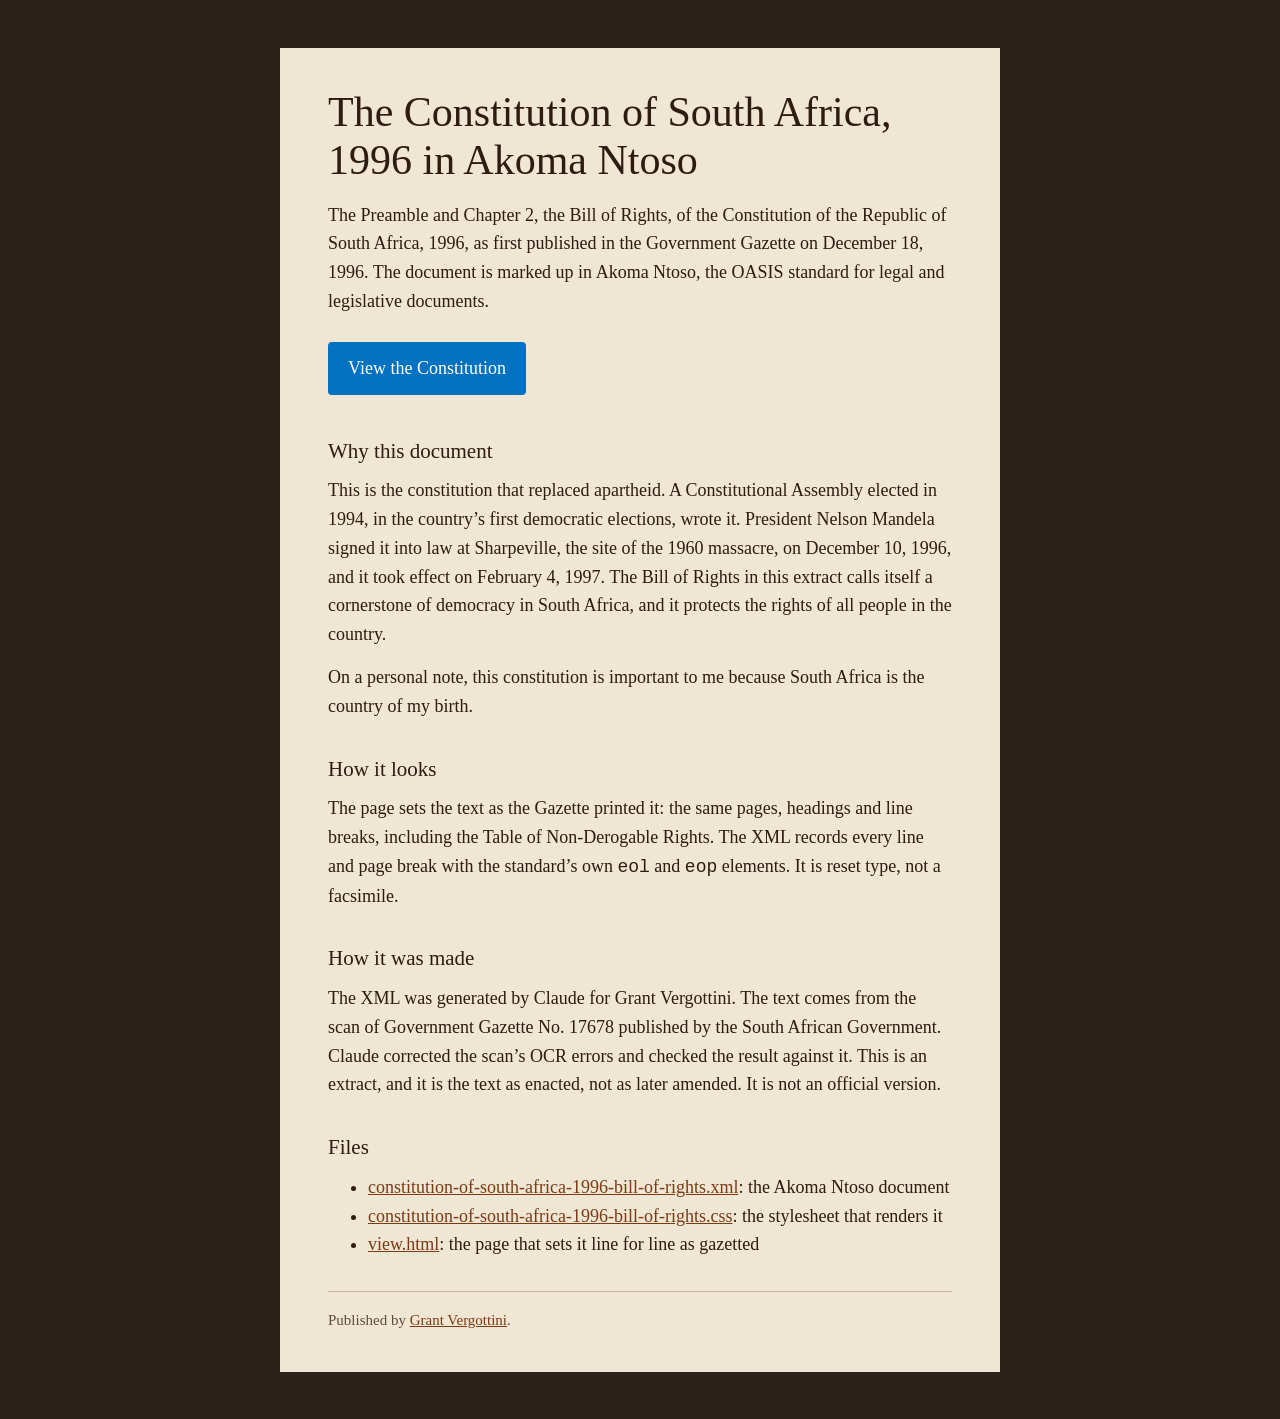
<file: index.html>
<!doctype html>
<html lang="en">
<head>
<meta charset="utf-8">
<meta name="viewport" content="width=device-width, initial-scale=1">
<title>The Constitution of South Africa, 1996 in Akoma Ntoso</title>
<meta name="description" content="The Preamble and Bill of Rights of the Constitution of South Africa, 1996, in Akoma Ntoso XML, set line for line as first gazetted.">
<style>
:root { --ground: #2a221b; --panel: #efe6d3; --ink: #2e1c10; --muted: #5c4c3a; --accent: #7a3b16; --blue: #0472C1; }
* { box-sizing: border-box; }
body { margin: 0; background: var(--ground); color: var(--ink); font: 18px/1.6 Georgia, "Times New Roman", serif; }
main { max-width: 720px; margin: 48px auto; padding: 40px clamp(20px, 5vw, 48px); background: var(--panel); }
h1 { font-size: clamp(30px, 6vw, 42px); line-height: 1.15; margin: 0 0 16px; font-weight: 400; }
h2 { font-size: 21px; margin: 32px 0 8px; font-weight: 400; }
p, ul { margin: 0 0 14px; }
a { color: var(--accent); }
.view { display: inline-block; margin: 12px 0 8px; padding: 12px 20px; background: var(--blue); color: #fff; text-decoration: none; border-radius: 4px; }
.view:hover, .view:focus-visible { background: #035fa2; }
footer { margin-top: 32px; padding-top: 16px; border-top: 1px solid #c9b998; color: var(--muted); font-size: 15px; }
</style>
</head>
<body>
<main>
  <h1>The Constitution of South Africa, 1996 in Akoma Ntoso</h1>
  <p>The Preamble and Chapter 2, the Bill of Rights, of the Constitution of the Republic of South Africa, 1996, as first published in the Government Gazette on December 18, 1996. The document is marked up in Akoma Ntoso, the OASIS standard for legal and legislative documents.</p>
  <a class="view" href="view.html">View the Constitution</a>
  <h2>Why this document</h2>
  <p>This is the constitution that replaced apartheid. A Constitutional Assembly elected in 1994, in the country&rsquo;s first democratic elections, wrote it. President Nelson Mandela signed it into law at Sharpeville, the site of the 1960 massacre, on December 10, 1996, and it took effect on February 4, 1997. The Bill of Rights in this extract calls itself a cornerstone of democracy in South Africa, and it protects the rights of all people in the country.</p>
  <p>On a personal note, this constitution is important to me because South Africa is the country of my birth.</p>
  <h2>How it looks</h2>
  <p>The page sets the text as the Gazette printed it: the same pages, headings and line breaks, including the Table of Non-Derogable Rights. The XML records every line and page break with the standard&rsquo;s own <code>eol</code> and <code>eop</code> elements. It is reset type, not a facsimile.</p>
  <h2>How it was made</h2>
  <p>The XML was generated by Claude for Grant Vergottini. The text comes from the scan of Government Gazette No. 17678 published by the South African Government. Claude corrected the scan&rsquo;s OCR errors and checked the result against it. This is an extract, and it is the text as enacted, not as later amended. It is not an official version.</p>
  <h2>Files</h2>
  <ul>
    <li><a href="constitution-of-south-africa-1996-bill-of-rights.xml">constitution-of-south-africa-1996-bill-of-rights.xml</a>: the Akoma Ntoso document</li>
    <li><a href="constitution-of-south-africa-1996-bill-of-rights.css">constitution-of-south-africa-1996-bill-of-rights.css</a>: the stylesheet that renders it</li>
    <li><a href="view.html">view.html</a>: the page that sets it line for line as gazetted</li>
  </ul>
  <footer>Published by <a href="https://grantvergottini.com/">Grant Vergottini</a>.</footer>
</main>
</body>
</html>
</file>
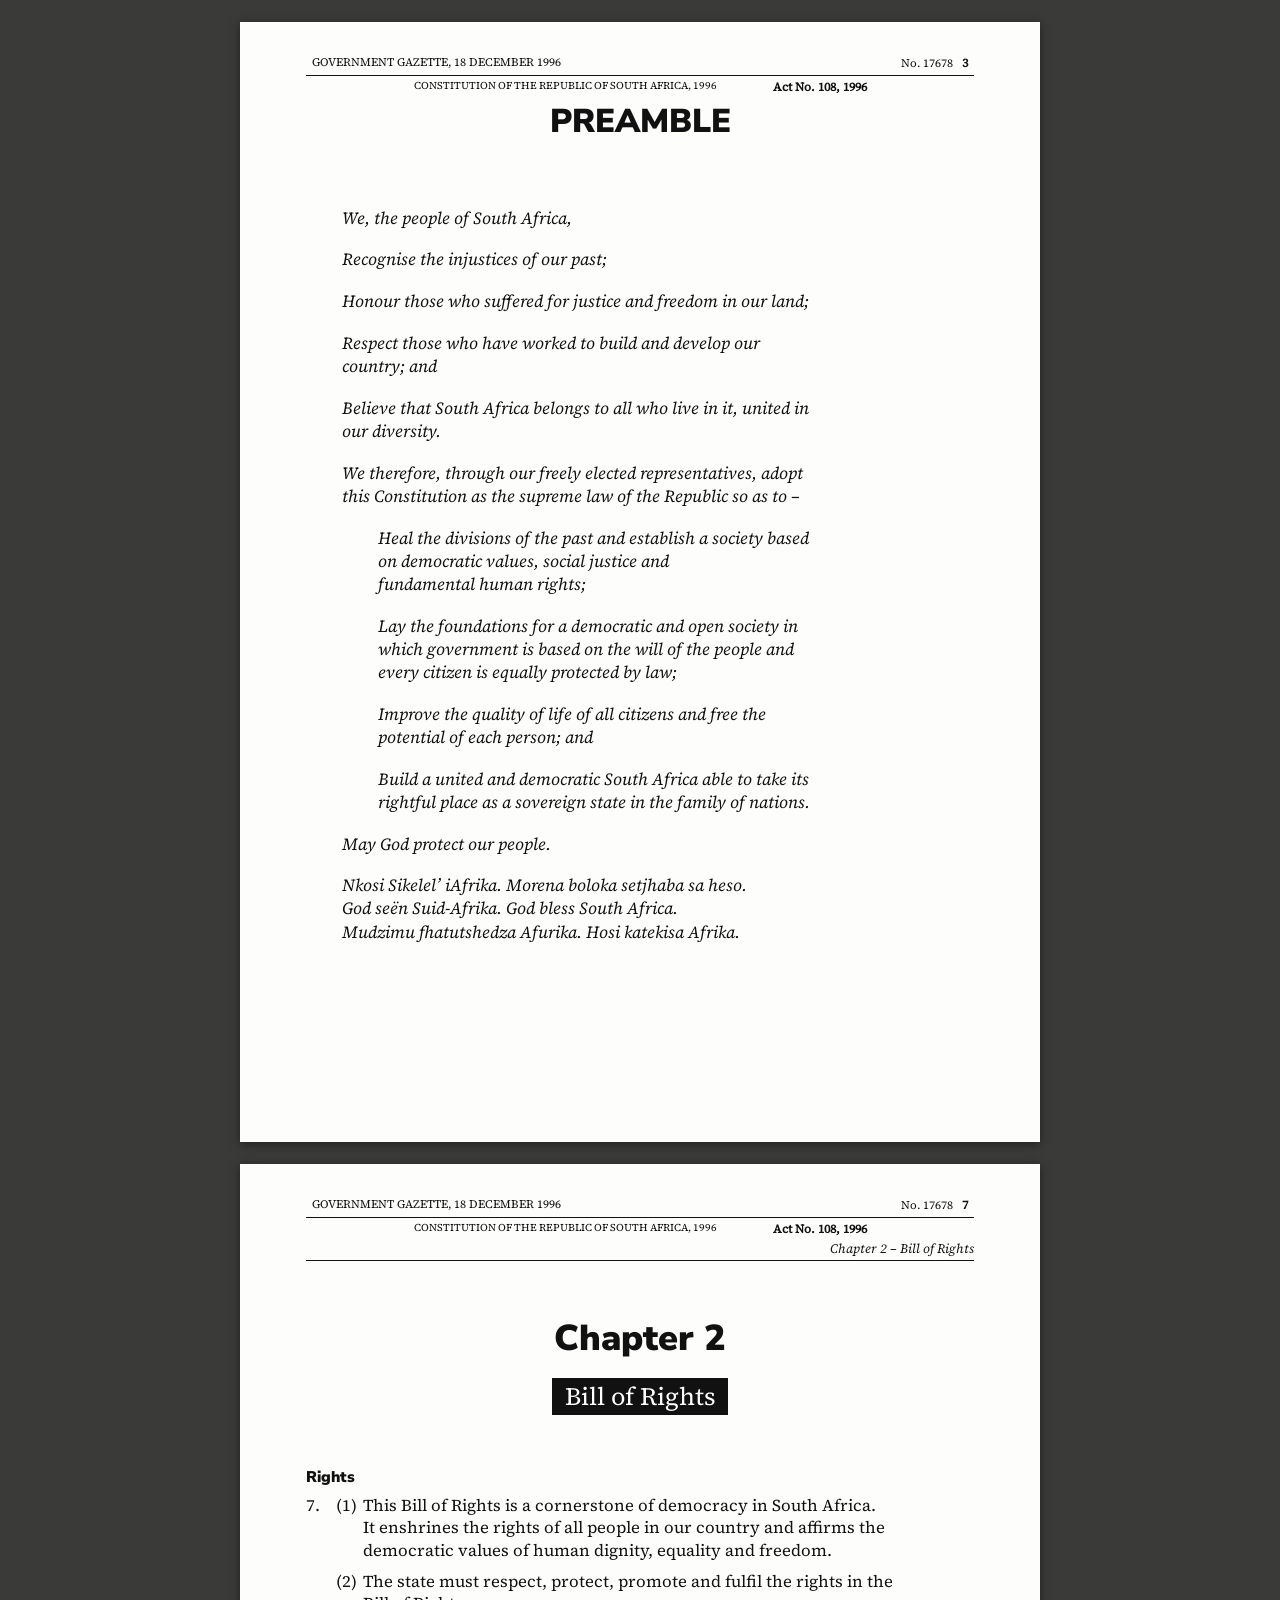
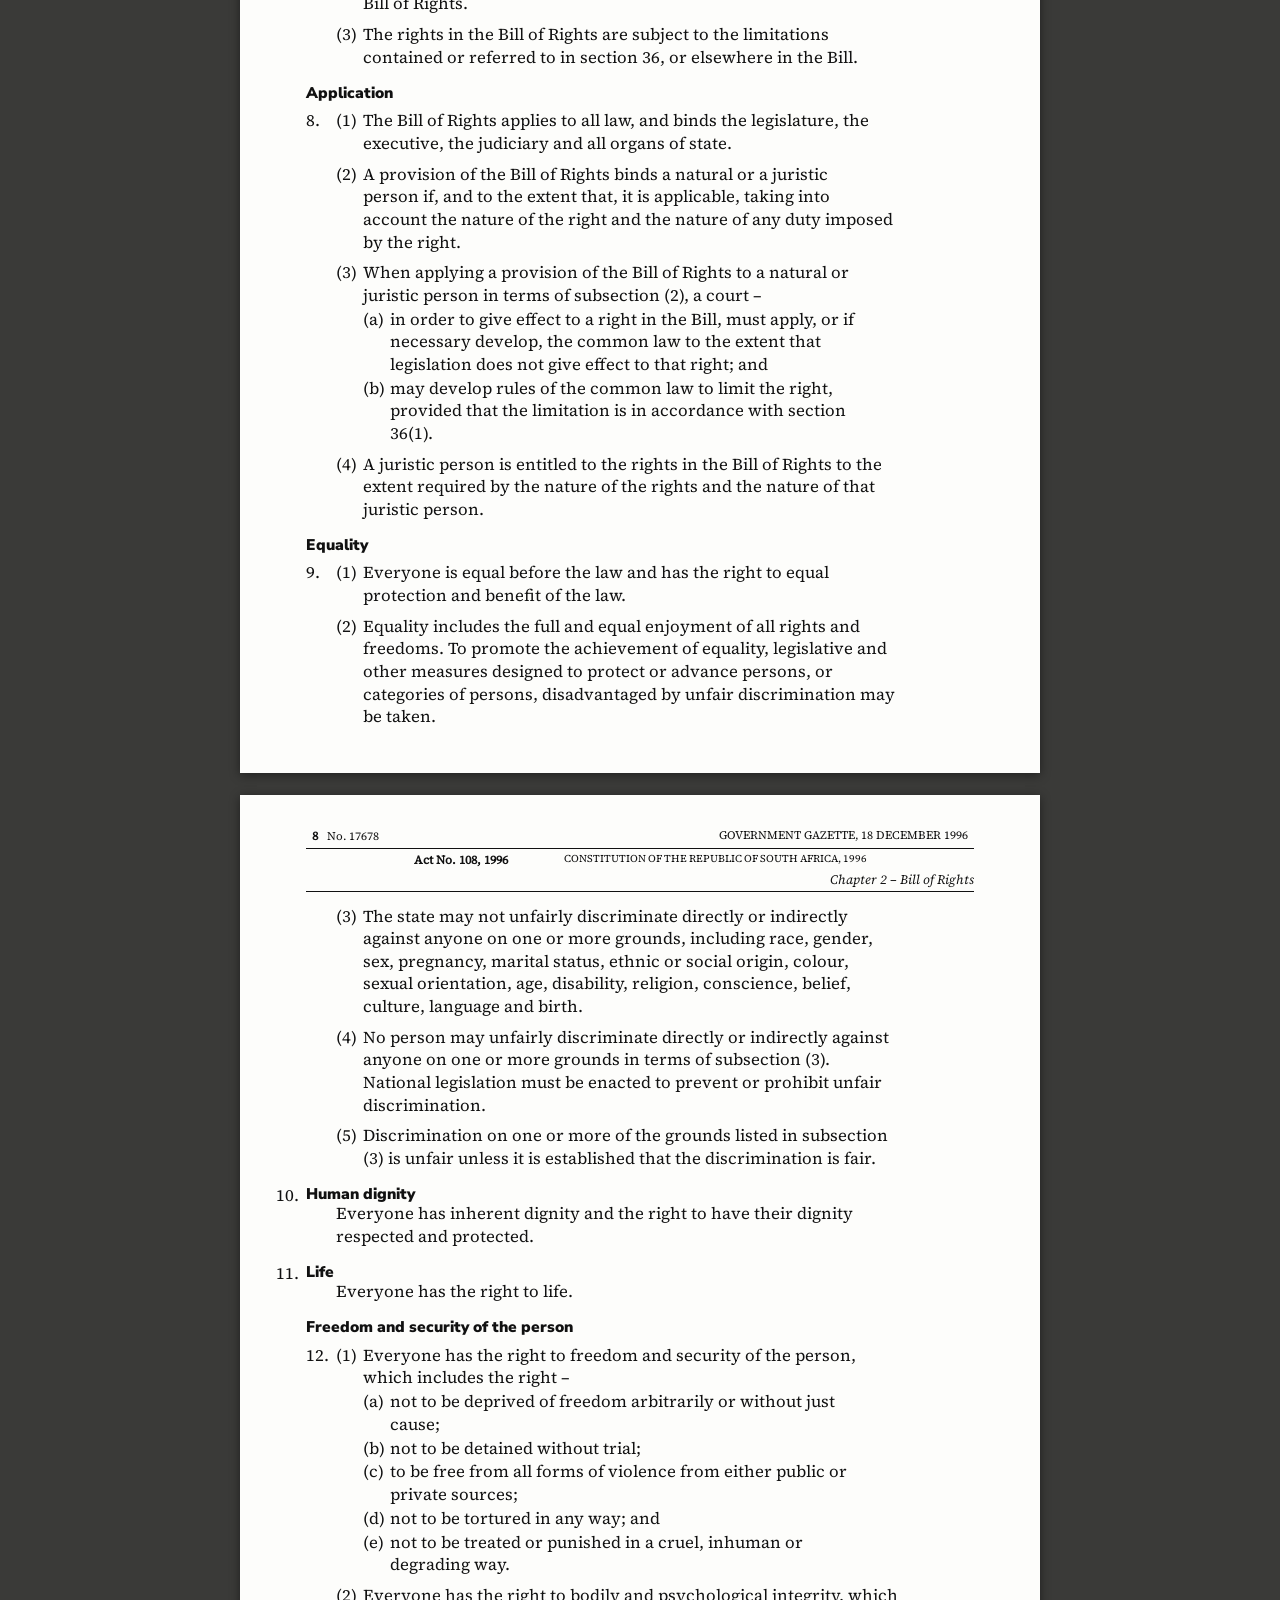
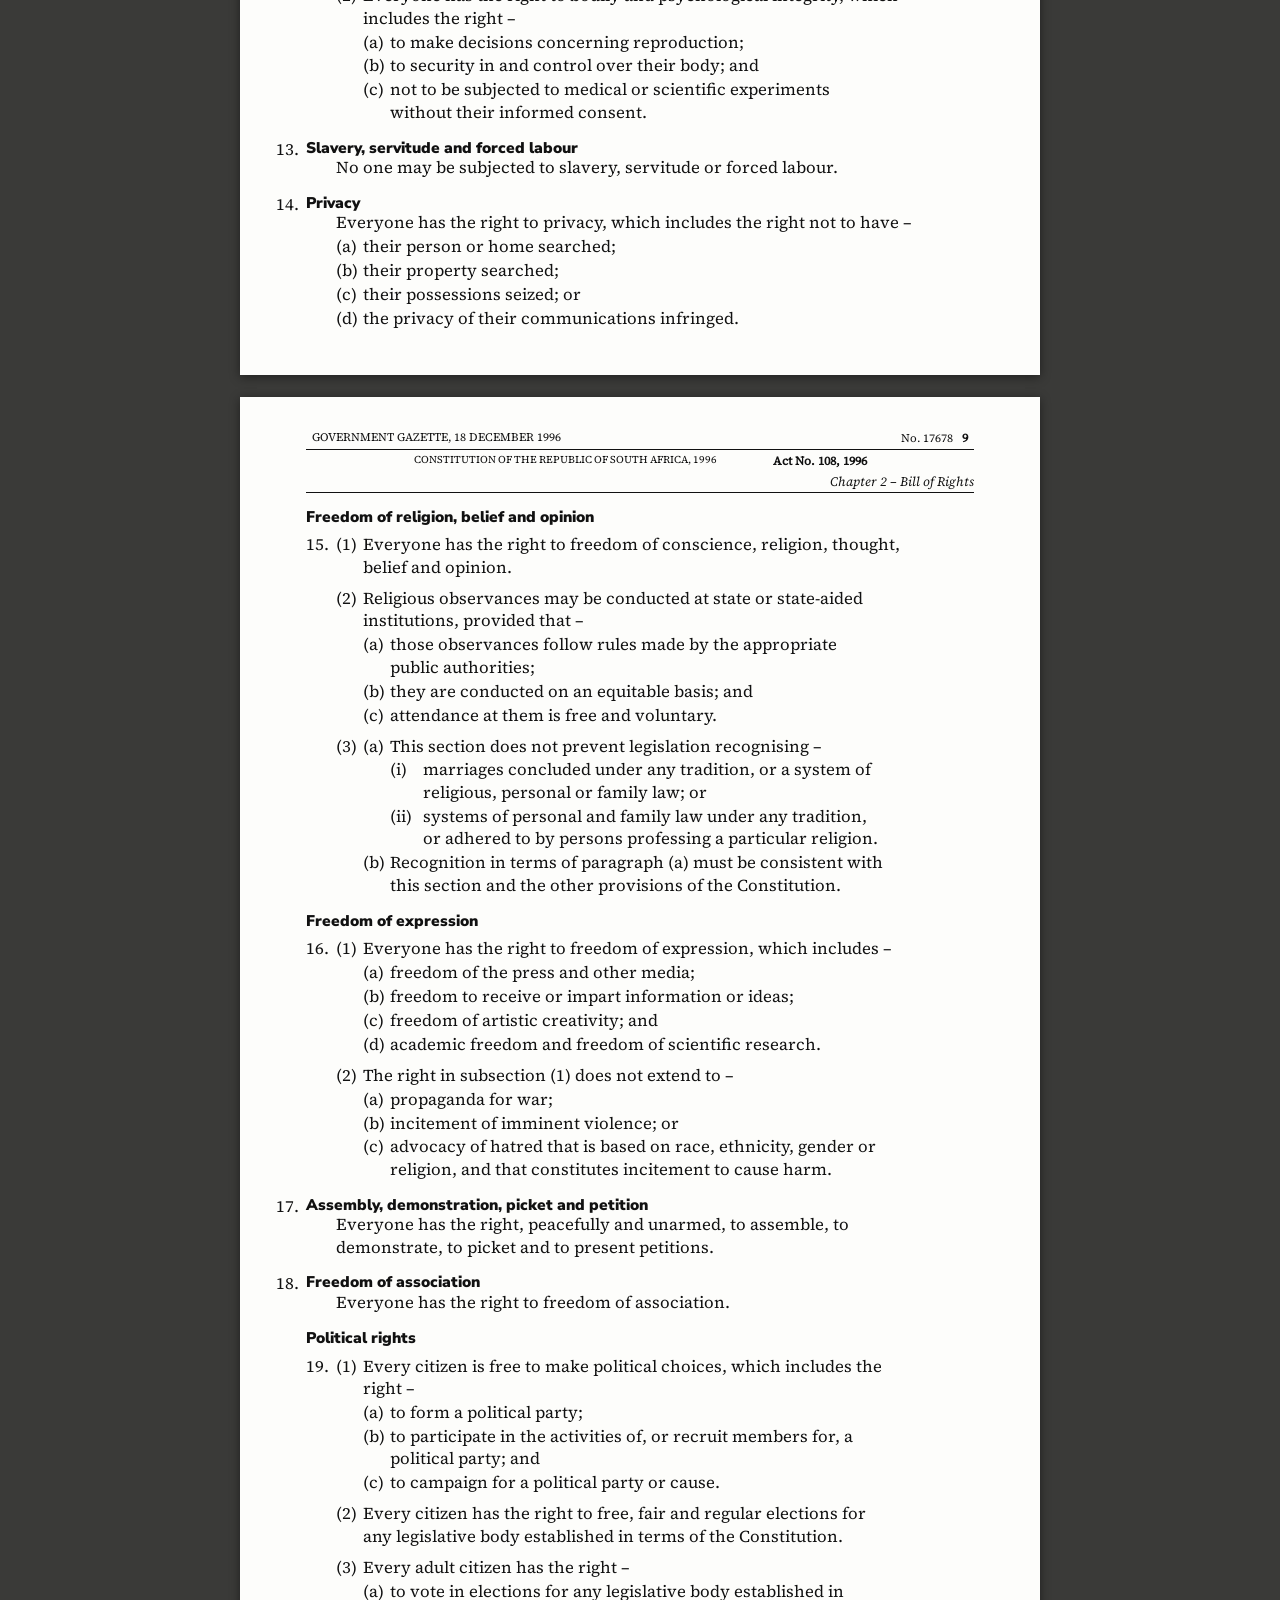
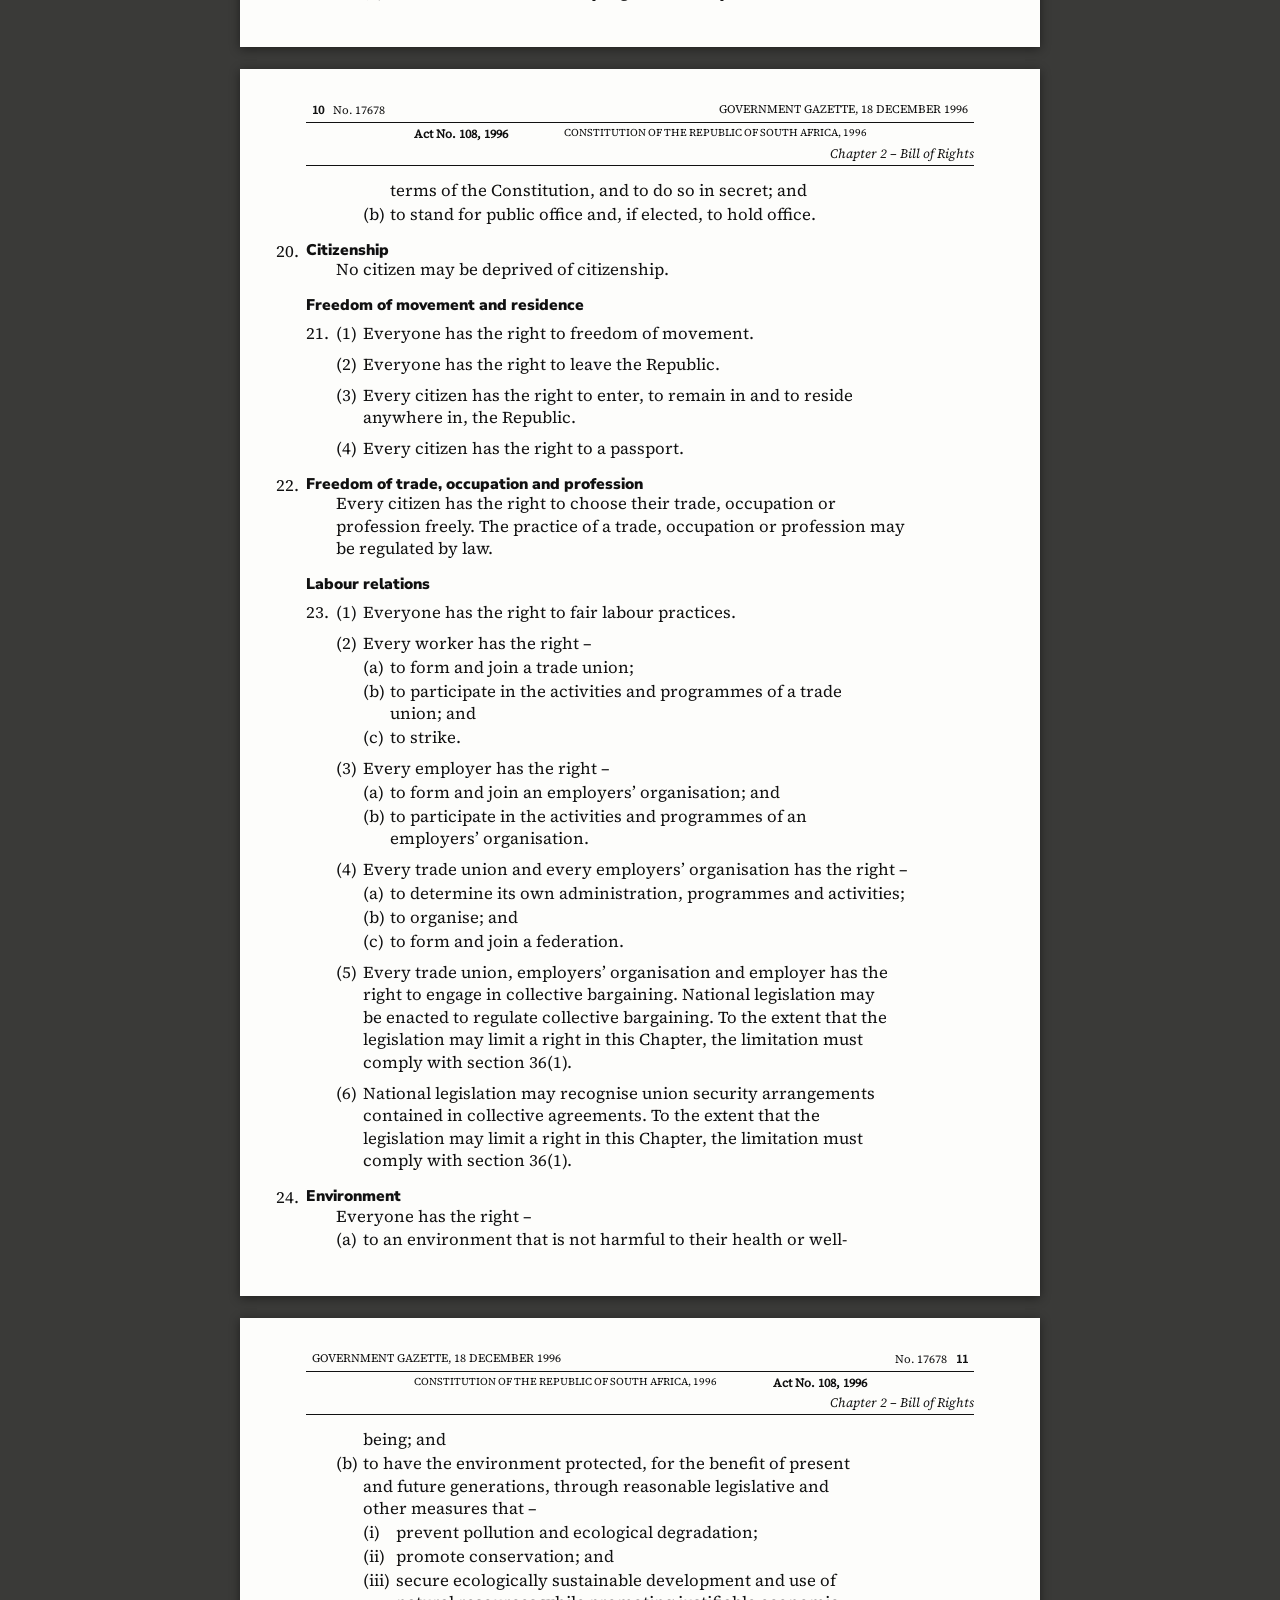
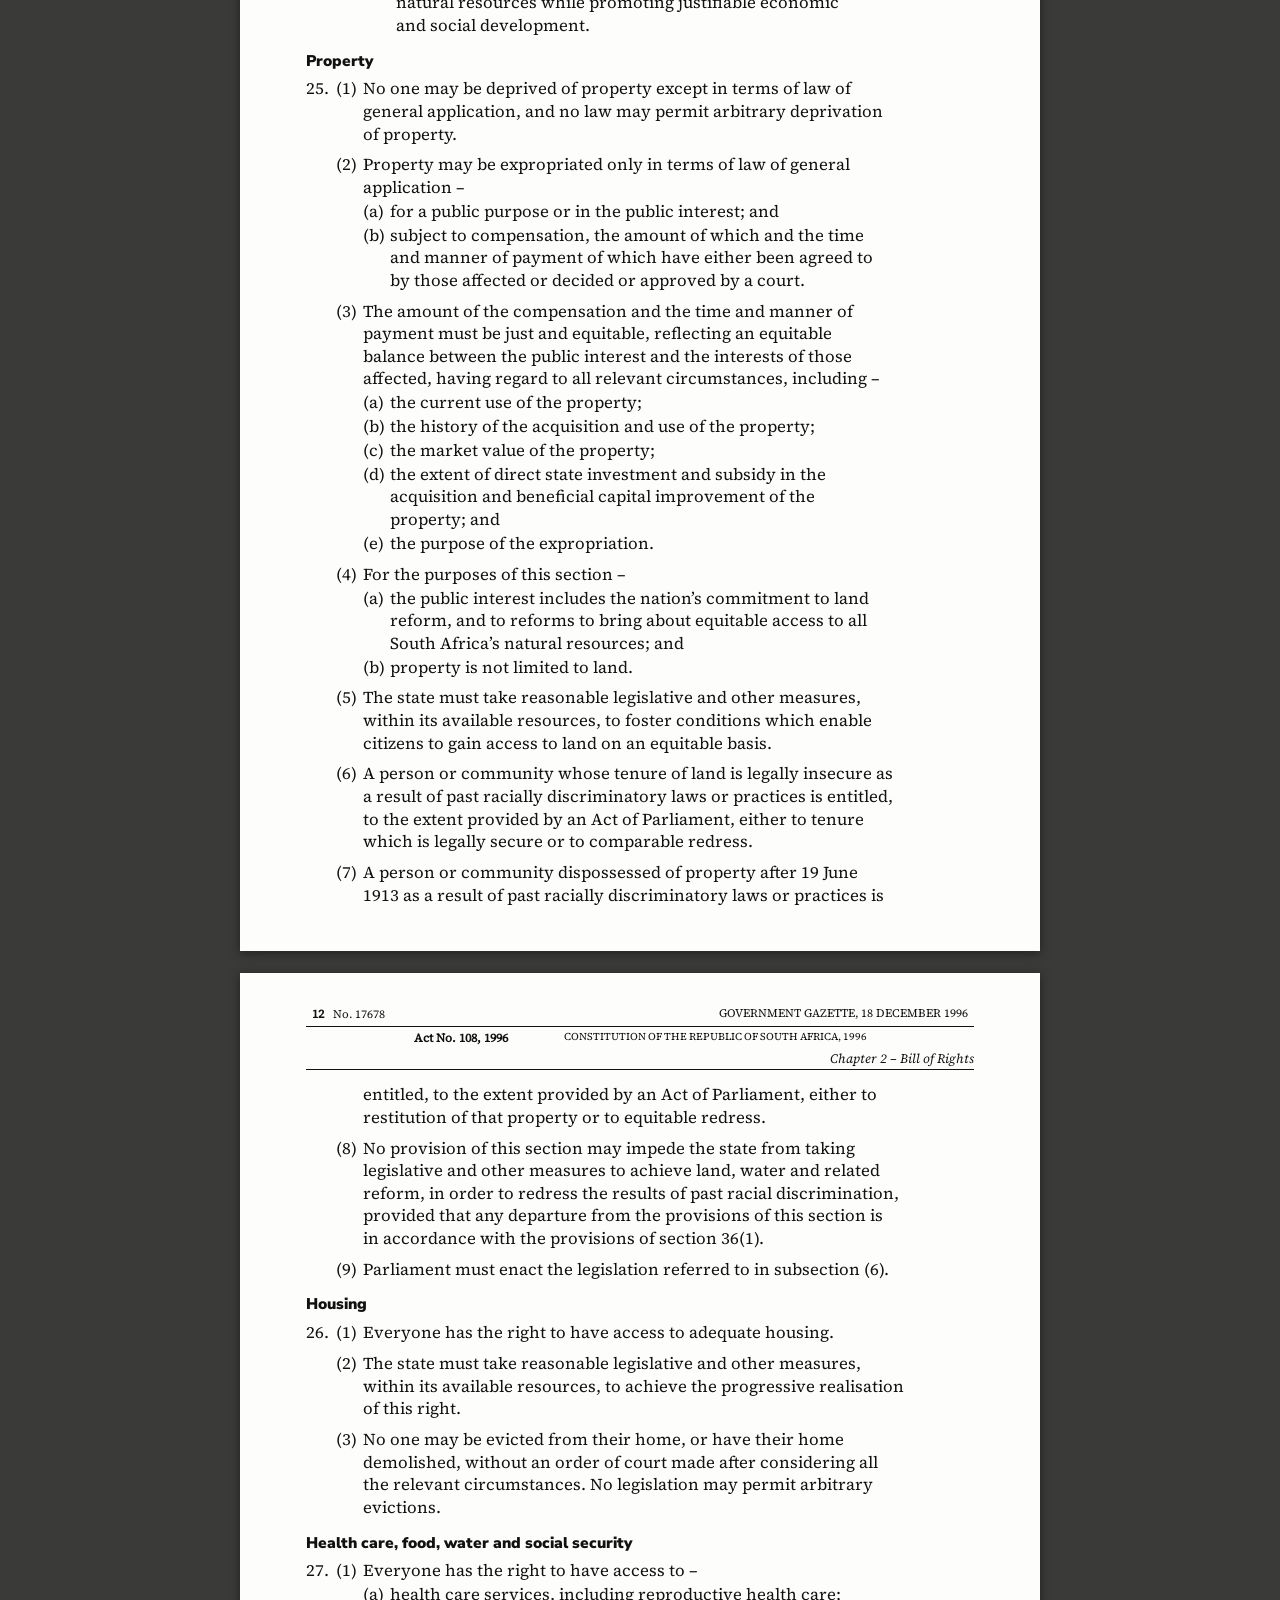
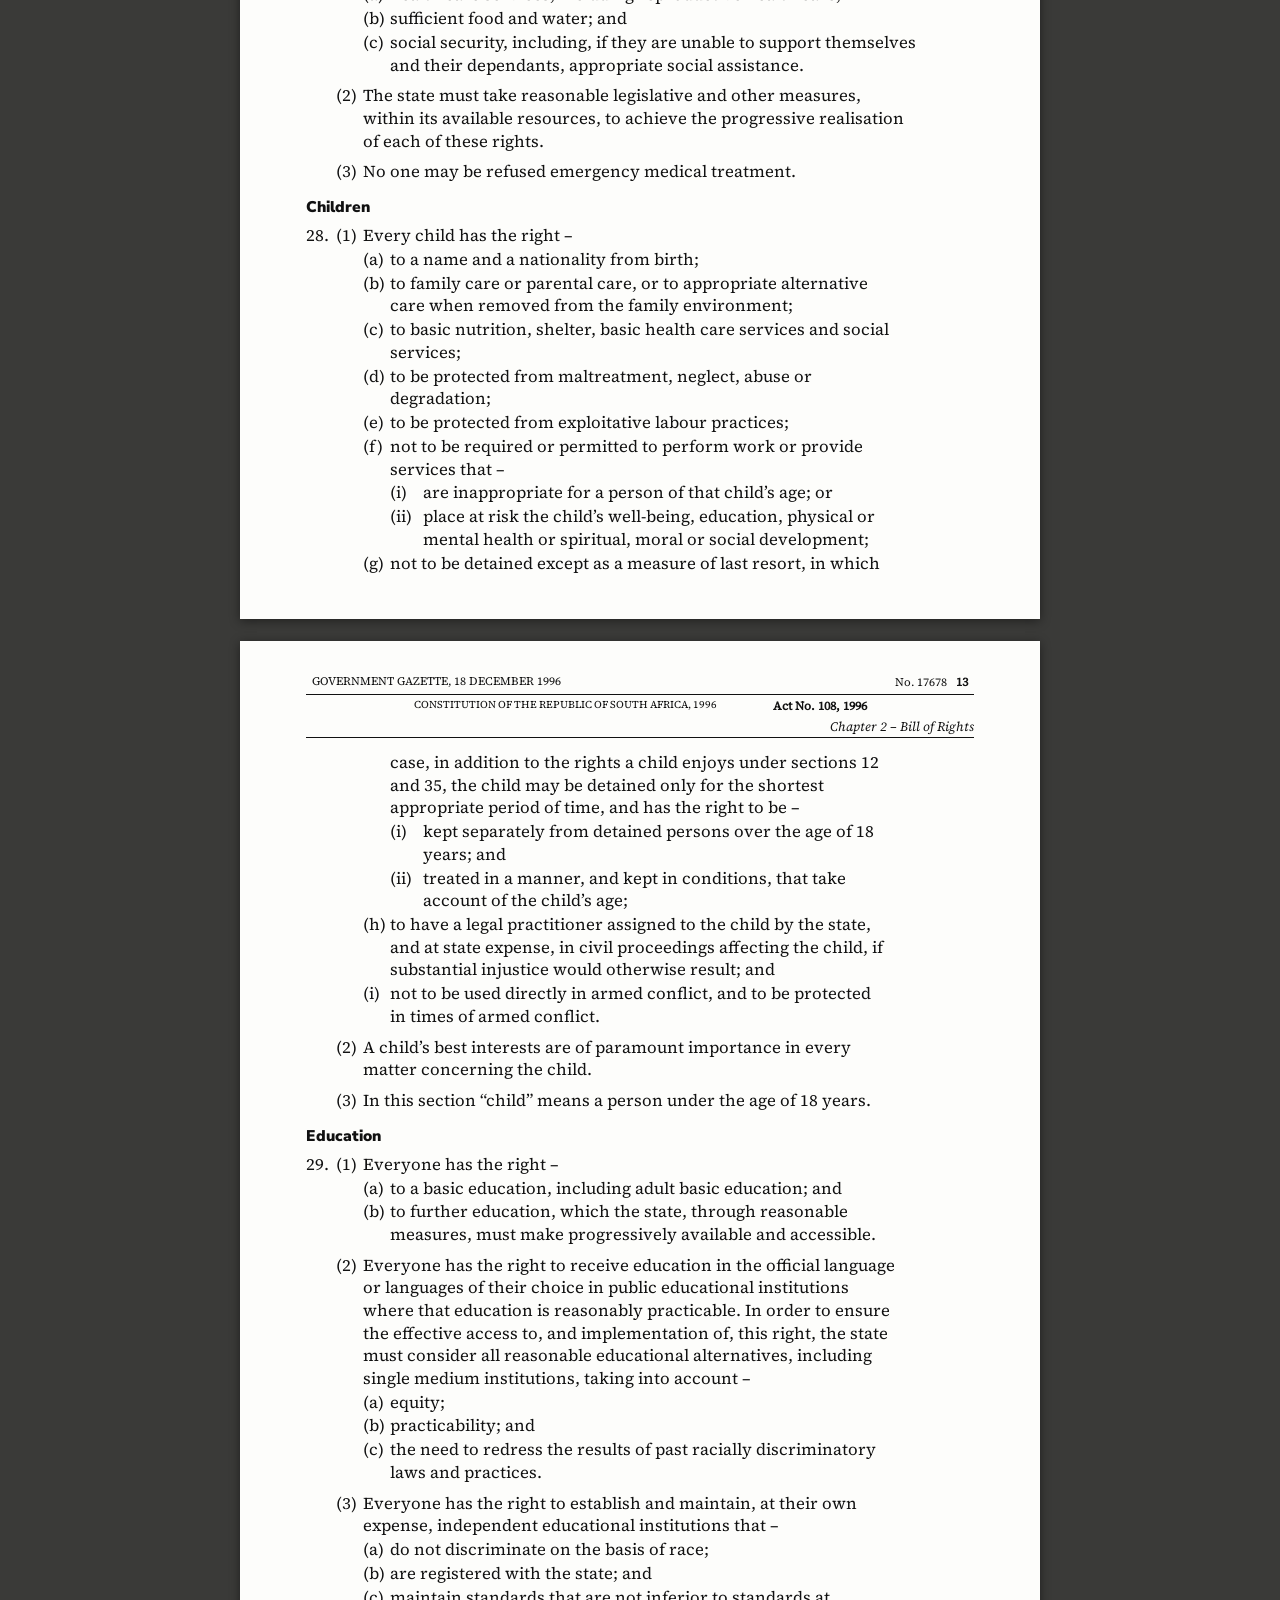
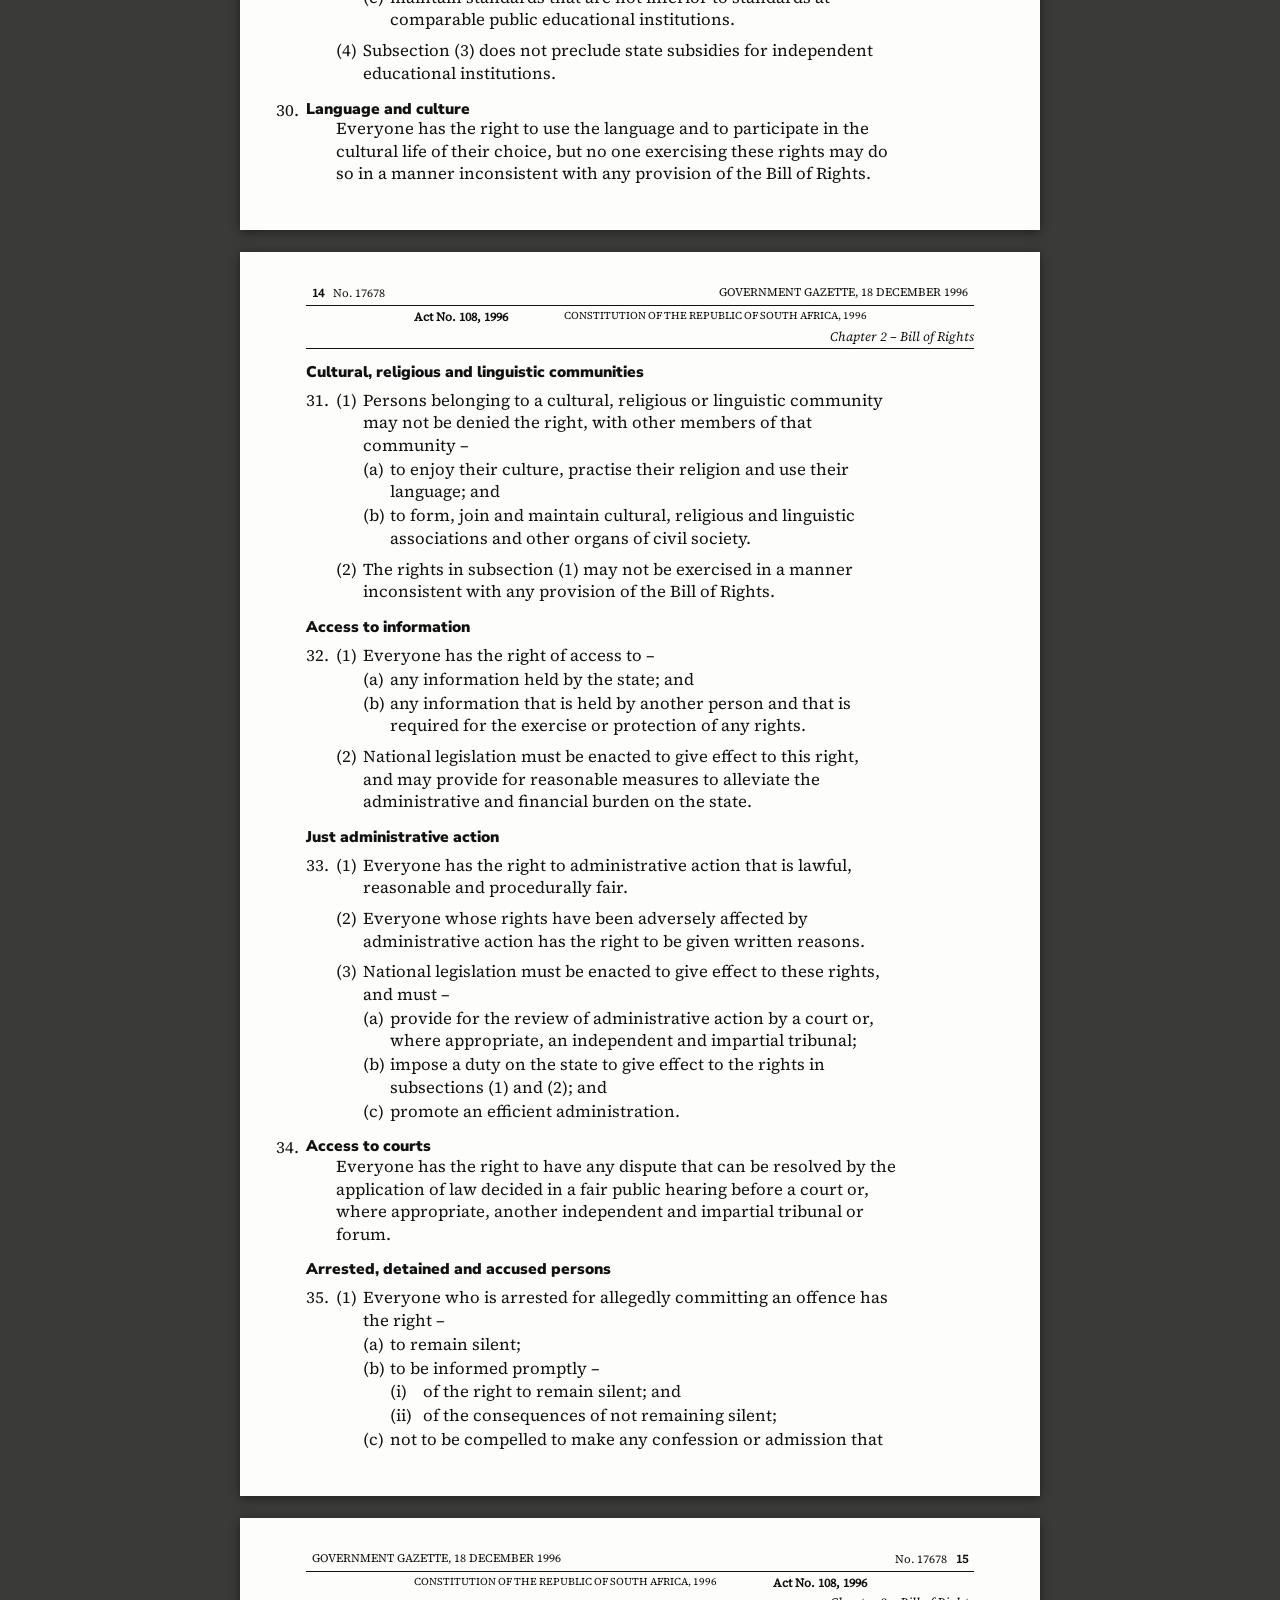
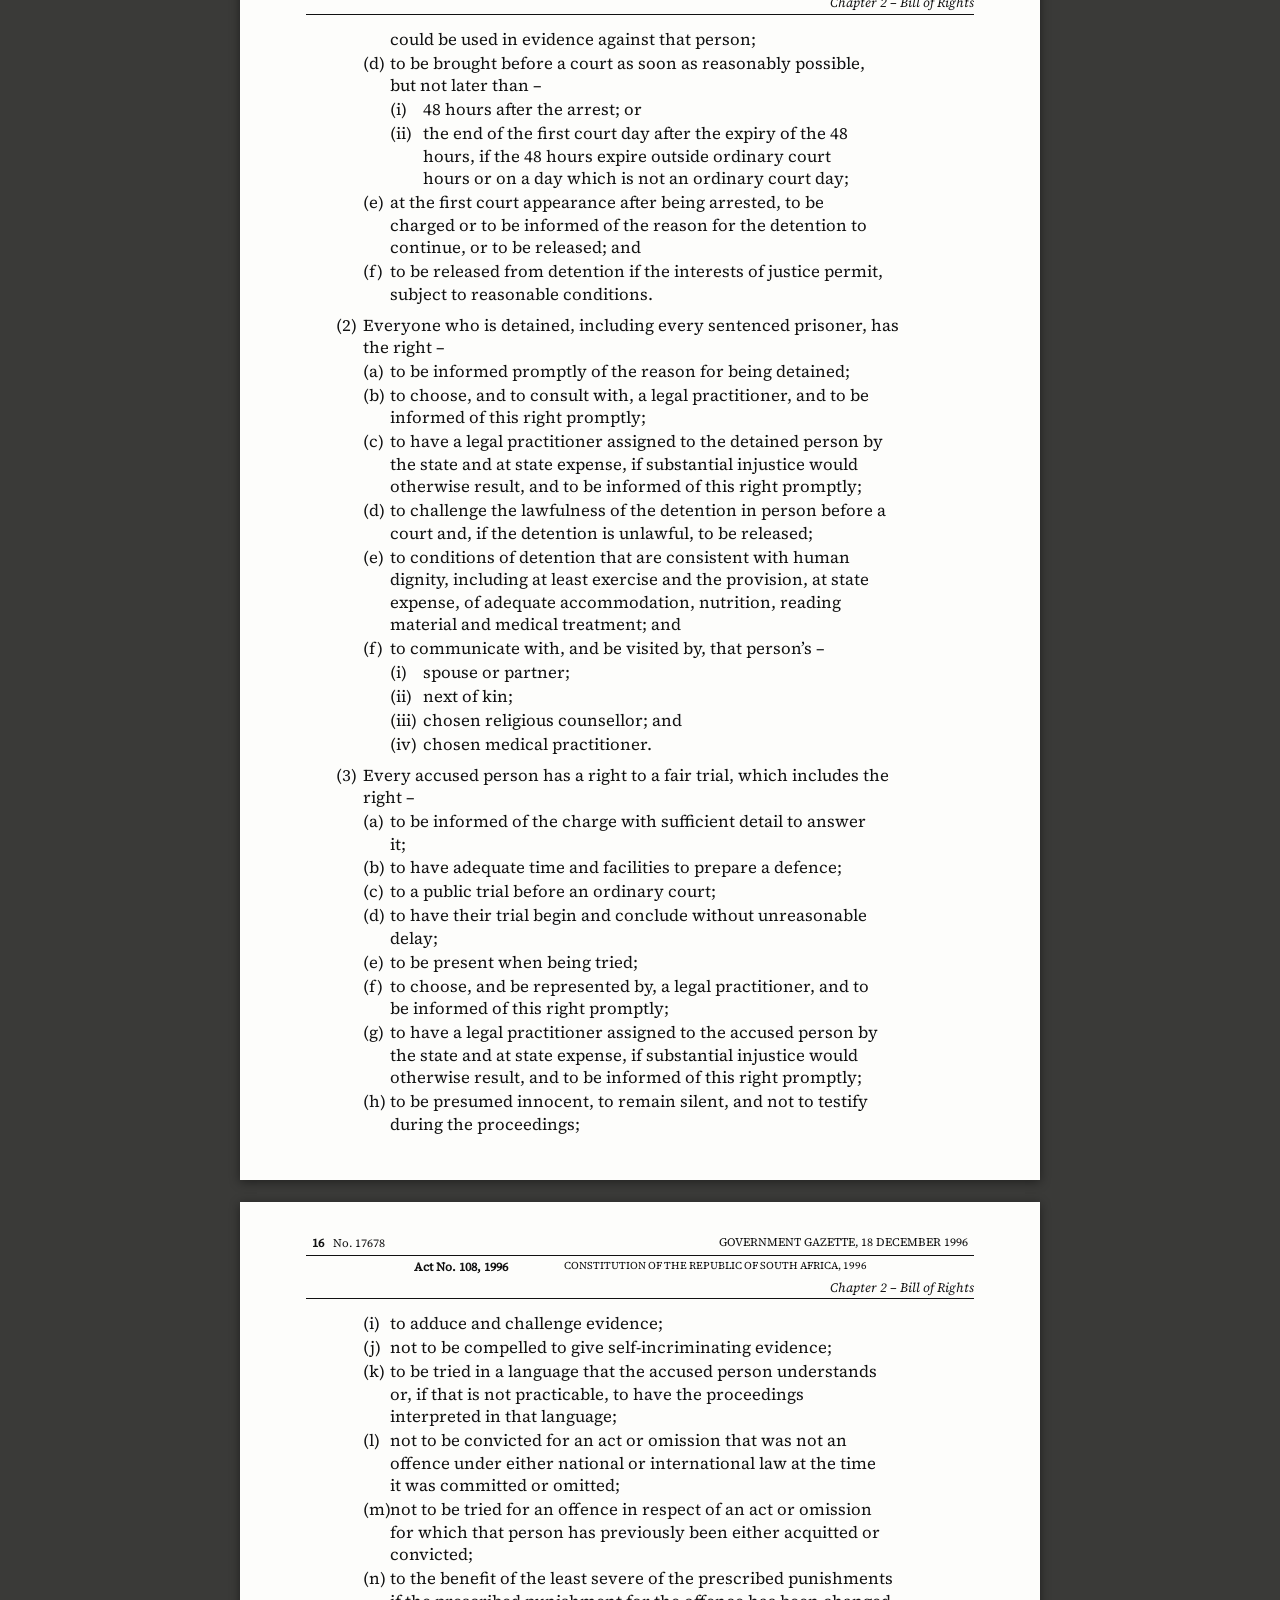
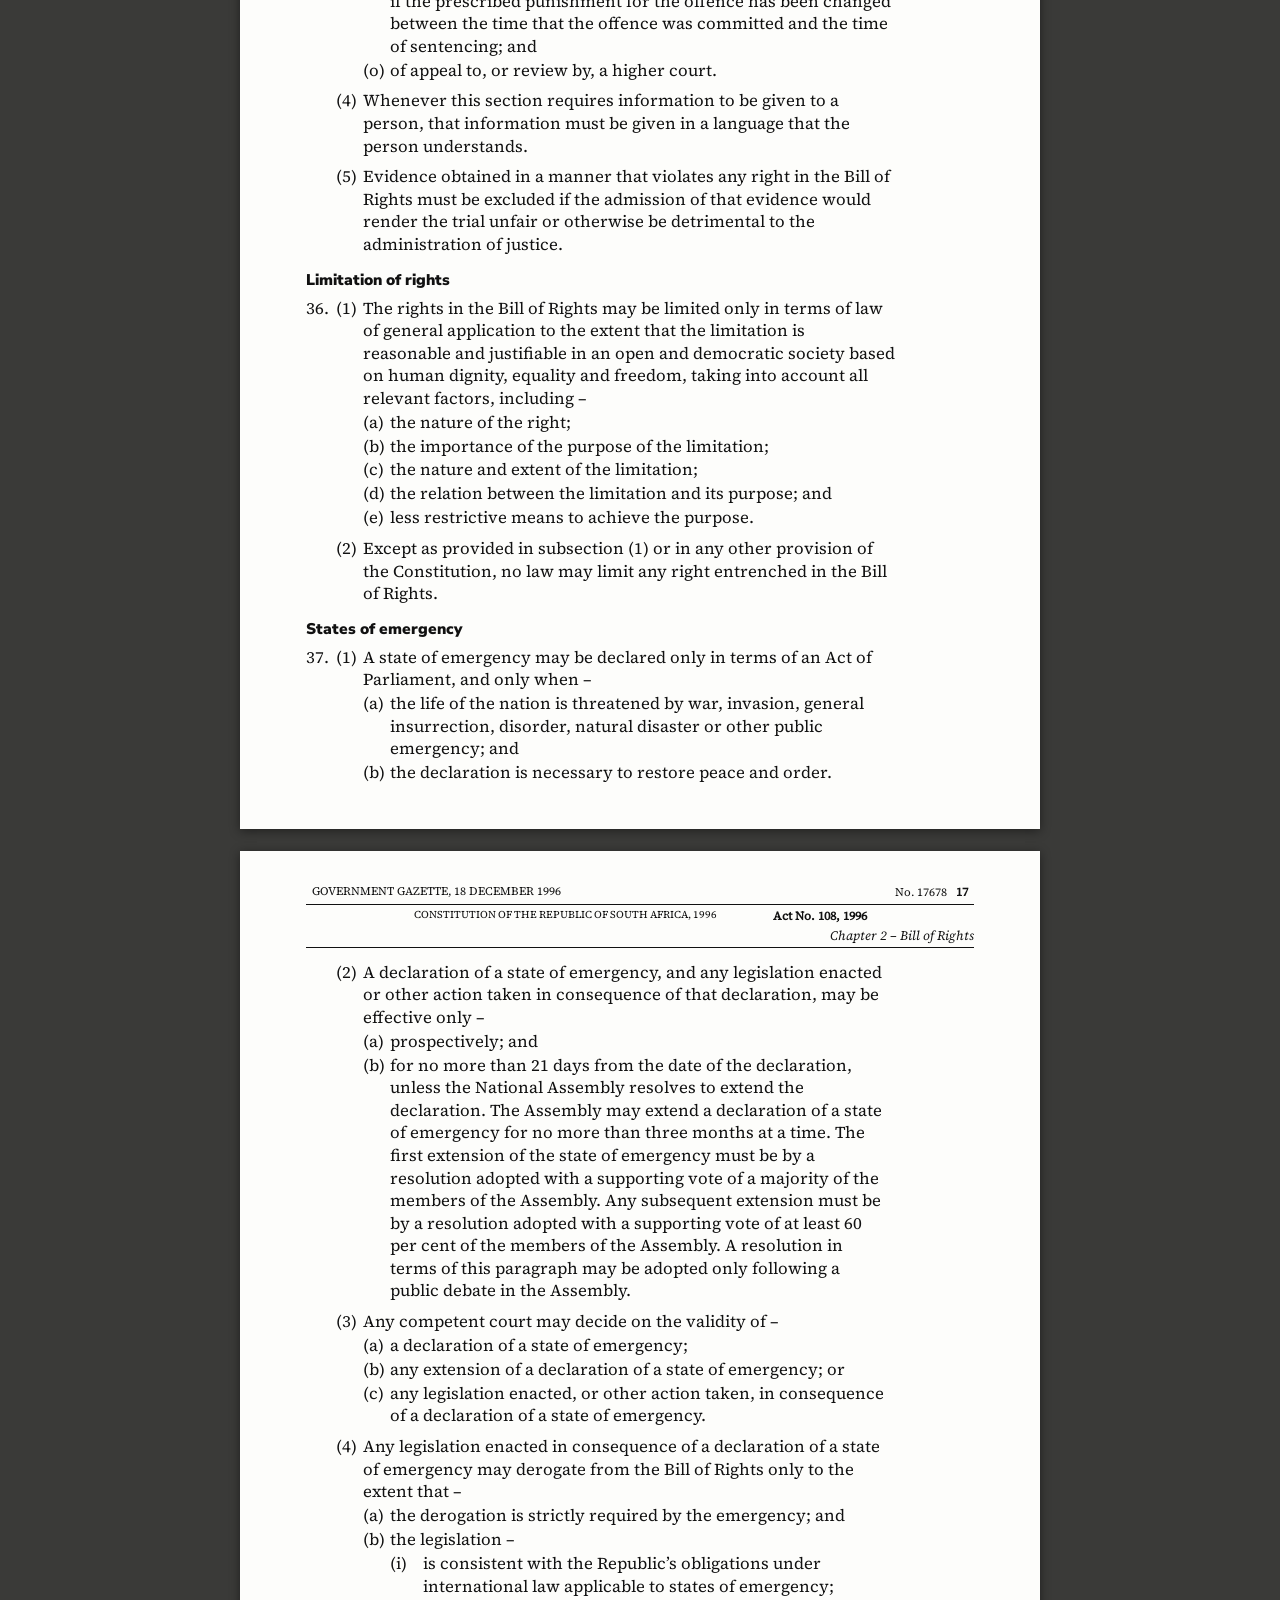
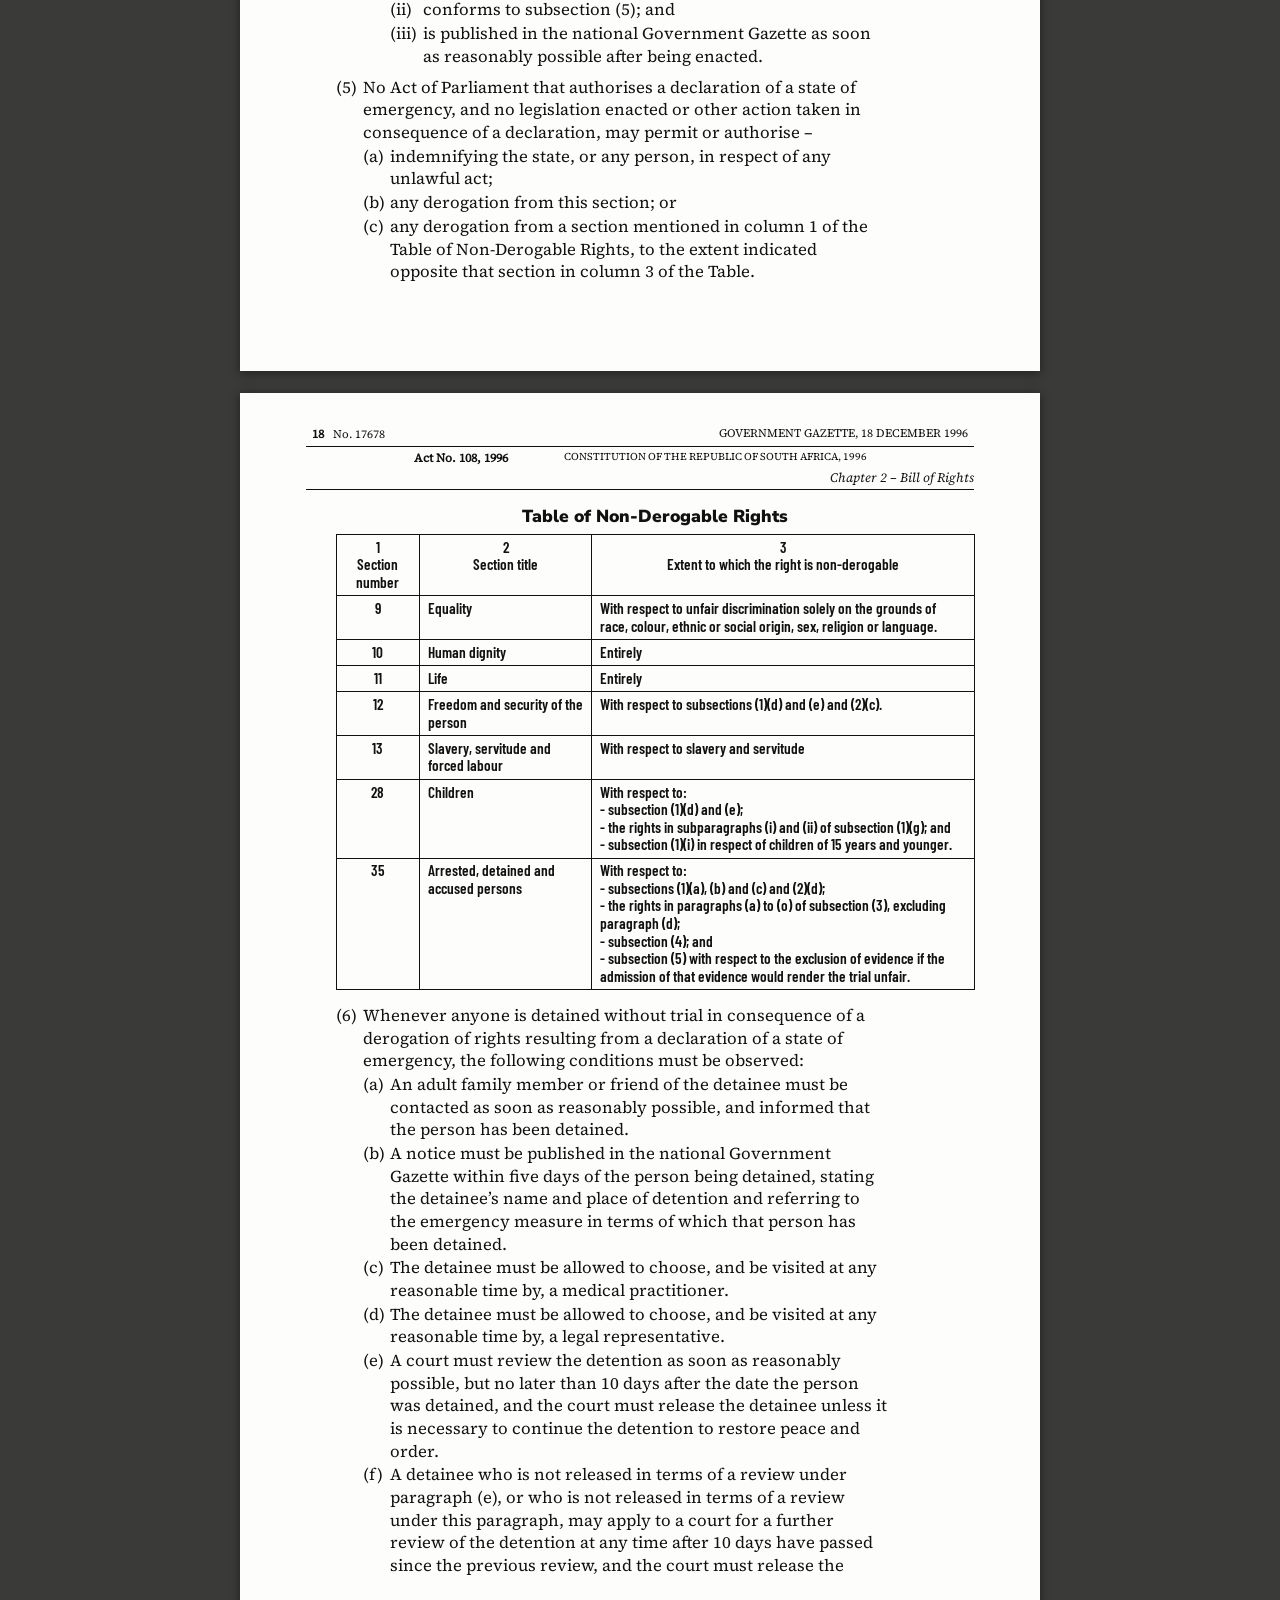
<file: view.html>
<!doctype html>
<html lang="en"><head><meta charset="utf-8"><meta name="viewport" content="width=device-width,initial-scale=1">
<title>Constitution of South Africa, 1996</title>
<meta name="description" content="The Preamble and Bill of Rights of the Constitution of South Africa, in Akoma Ntoso, set line for line as printed in the Government Gazette of 18 December 1996.">
<link rel="stylesheet" href="constitution-of-south-africa-1996-bill-of-rights.css">
<style>
html,html>body{margin:0;background:#3a3a38;overflow-x:hidden}
#stack{display:flex;flex-direction:column;align-items:center;gap:22px;padding:22px 0 10px}
.page{box-sizing:border-box;width:800px;min-height:1120px;padding:34px 66px 44px;background:#fdfdfb;box-shadow:0 2px 10px rgba(0,0,0,.45);color:#111;font:400 16.6px/1.36 "Body",Georgia,serif}
.hd{font:400 11.5px/1.2 "Body",serif;margin-bottom:6px}
.hd .a{display:flex;justify-content:space-between;padding:0 6px 4px;border-bottom:1.5px solid #111}
.hd .b{display:flex;justify-content:center;gap:56px;padding-top:4px;font-size:10.5px}
.hd .c{margin-top:5px;padding-bottom:3px;border-bottom:1.5px solid #111;text-align:right;font-style:italic;font-size:13px}
.hd b{font-size:12px}
.l{display:block;white-space:nowrap}
.page p{display:block;margin:0}
.page section{display:block;margin-top:.85em;padding-left:30px}
.page section>heading{margin-left:-30px;font:900 15.5px/1.2 "Head",sans-serif;break-after:avoid}
.page section>num{display:none}
.page subsection,.page point{display:block;position:relative;padding-left:27px}
.page subsection{margin-top:.5em}
.page point{margin-top:.08em}
.page point point{padding-left:33px}
.page subsection>num,.page point>num{display:block;position:absolute;left:0}
.page intro,.page content,.page list,.page chapter,.page body,.page act,.page preamble,.page hcontainer{display:block}
.secn{position:absolute;left:-30px;top:0}
.anch{position:relative}
.page chapter{margin:0}
.page chapter>num{margin:1.6em 0 .55em;font:900 36px/1.1 "Head",sans-serif;text-align:center}
.page chapter>heading{display:table;margin:0 auto 2.1em;padding:.1em .5em;background:#111;color:#fff;font:400 25px/1.3 "Body",serif}
.page preamble p{font-style:italic;margin:0 0 1.1em 36px;font-size:17px}
.page preamble p[class~="pi"]{margin-left:72px}
.page preamble p[class~="ph"]{font:900 33px/1.1 "Head",sans-serif;font-style:normal;text-align:center;margin:.3em 0 2em}
.page table{margin:.4em 0 1em}
.page table .l{white-space:normal}
.foot{margin:6px 16px 20px;text-align:center;color:#d8d6cc;font:13.5px/1.5 Georgia,serif}
.foot a{color:#fff}
#msg{color:#eee;text-align:center;font:17px Georgia,serif;padding:40px}
</style></head>
<body>
<main id="stack"><p id="msg">Loading…</p></main>
<p class="foot">Set line for line as printed in Government Gazette No. 17678 of 18 December 1996, pages 3 and 7 to 19. Not a facsimile: the type is reset, and this is the text as first published, not as later amended. Akoma Ntoso XML generated by Claude for Grant Vergottini. <a href="constitution-of-south-africa-1996-bill-of-rights.xml">View the XML</a>.</p>
<script>
const AKN='http://docs.oasis-open.org/legaldocml/ns/akn/3.0';
const tag=(r,t)=>[...r.getElementsByTagNameNS(AKN,t)];
(async()=>{try{
await Promise.all(['16px Body','italic 16px Body','900 16px Head','600 16px Narrow'].map(f=>document.fonts.load(f)));
const r=await fetch('constitution-of-south-africa-1996-bill-of-rights.xml');if(!r.ok)throw 0;
const d=new DOMParser().parseFromString(await r.text(),'application/xml');if(d.querySelector('parsererror'))throw 0;
const root=document.importNode(d.documentElement,true);tag(root,'meta').forEach(m=>m.remove());
// hang section numbers beside the first line
for(const s of tag(root,'section')){const n=[...s.children].find(c=>c.localName==='num');const f=[...s.children].find(c=>['subsection','intro','content'].includes(c.localName));const x=document.createElement('span');x.className='secn';x.textContent=n.textContent;f.classList.add('anch');f.insertBefore(x,f.firstChild);n.remove()}
// a real hyphen at a line end
for(const m of [...tag(root,'eol'),...tag(root,'eop')]){const at=+m.getAttribute('breakAt');if(!at)continue;const t=m.nextSibling;const rest=t.splitText(at);t.parentNode.insertBefore(m,rest)}
const line=p=>{const marks=tag(p,'eol').concat(tag(p,'eop')).sort((a,b)=>a.compareDocumentPosition(b)&4?-1:1);const fr=[];
  for(const m of marks){const rg=document.createRange();rg.setStart(p,0);rg.setEndBefore(m);const x=rg.extractContents();m.remove();fr.push(x)}
  const rg=document.createRange();rg.selectNodeContents(p);const tail=rg.extractContents();if(tail.textContent.trim())fr.push(tail);
  fr.forEach(x=>{const s=document.createElement('span');s.className='l';s.appendChild(x);p.appendChild(s)})};
const stack=document.getElementById('stack');stack.textContent='';
for(const e of tag(root,'eop')){const n=+e.getAttribute('number');const rg=document.createRange();rg.setStart(root,0);rg.setEndAfter(e);const f=rg.extractContents();
  const P=document.createElement('section');P.className='page';
  const A=n%2?'<span>GOVERNMENT GAZETTE, 18 DECEMBER 1996</span><span>No. 17678 &nbsp; <b>'+n+'</b></span>':'<span><b>'+n+'</b> &nbsp; No. 17678</span><span>GOVERNMENT GAZETTE, 18 DECEMBER 1996</span>';
  const Bb=n%2?'<span>CONSTITUTION OF THE REPUBLIC OF SOUTH AFRICA, 1996</span><span><b>Act No. 108, 1996</b></span>':'<span><b>Act No. 108, 1996</b></span><span>CONSTITUTION OF THE REPUBLIC OF SOUTH AFRICA, 1996</span>';
  P.innerHTML='<div class="hd"><div class="a">'+A+'</div><div class="b">'+Bb+'</div>'+(n>3?'<div class="c">Chapter 2 – Bill of Rights</div>':'')+'</div>';
  const inn=document.createElement('div');inn.appendChild(f);P.appendChild(inn);tag(inn,'p').filter(p=>!p.closest('table')).forEach(line);stack.appendChild(P)}
const fit=()=>{const k=Math.min(1,(innerWidth-12)/800);document.querySelectorAll('.page').forEach(p=>p.style.zoom=k)};fit();addEventListener('resize',fit);
window.__over=[...document.querySelectorAll('.l')].filter(l=>{const r=document.createRange();r.selectNodeContents(l);const p=l.closest('.page').getBoundingClientRect();return r.getBoundingClientRect().right>p.right-40}).length;
}catch(e){console.error(e);document.getElementById('msg').textContent='The document could not be loaded.'}})();
</script>
</body></html>
</file>
<file: constitution-of-south-africa-1996-bill-of-rights.css>
@charset "UTF-8";
/* Rendering stylesheet for the Akoma Ntoso Constitution of South Africa, Preamble and Bill of Rights,
   after Government Gazette No. 17678. Fonts: Source Serif 4, Nunito Sans, Barlow Condensed (SIL OFL). */
@namespace url("http://docs.oasis-open.org/legaldocml/ns/akn/3.0");
@font-face{font-family:"Body";font-weight:400;src:url([data-uri]) format("woff2")}
@font-face{font-family:"Body";font-weight:400;font-style:italic;src:url([data-uri]) format("woff2")}
@font-face{font-family:"Head";font-weight:900;src:url([data-uri]) format("woff2")}
@font-face{font-family:"Narrow";font-weight:600;src:url([data-uri]) format("woff2")}
:root{background:#3a3a38}
meta{display:none}
akomaNtoso{display:block;box-sizing:border-box;max-width:760px;margin:0 auto;padding:40px 48px;background:#fdfdfb;color:#111;font:400 16.5px/1.4 "Body",Georgia,serif}
act,preamble,body,chapter,section,subsection,intro,content,list,point,heading,num,hcontainer{display:block}
p{display:block;margin:0}
ref{color:inherit}
preamble p{font-style:italic;margin-top:1.05em}
p[class~="ph"]{font:900 2em/1.1 "Head",sans-serif;text-align:center;margin:0 0 1.6em}
p[class~="pi"]{margin-left:2.2em}
chapter{margin-top:2.5em}
chapter>num{font:900 2.1em/1.1 "Head",sans-serif;text-align:center}
chapter>heading{display:table;margin:.5em auto 2.2em;padding:.12em .45em;background:#111;color:#fff;font-size:1.5em}
section{position:relative;margin-top:1.05em;padding-left:2.1em}
section>heading{margin-left:-2.1em;font:900 1.02em/1.25 "Head",sans-serif}
section>num{position:absolute;left:0;margin-top:1.4em}
subsection,point{position:relative;padding-left:1.8em}
subsection{margin-top:.5em}
subsection>num,point>num{position:absolute;left:0}
table{display:table;width:100%;border-collapse:collapse;margin:.4em 0 1em;font:600 .92em/1.15 "Narrow",sans-serif}
tr{display:table-row}
th,td{display:table-cell;border:1px solid #111;padding:.25em .5em;vertical-align:top}
th{text-align:center}
td:first-child{text-align:center;width:13%}
td:nth-child(2){width:27%}
hcontainer>heading{text-align:center;font:900 1.05em "Head",sans-serif}
</file>
